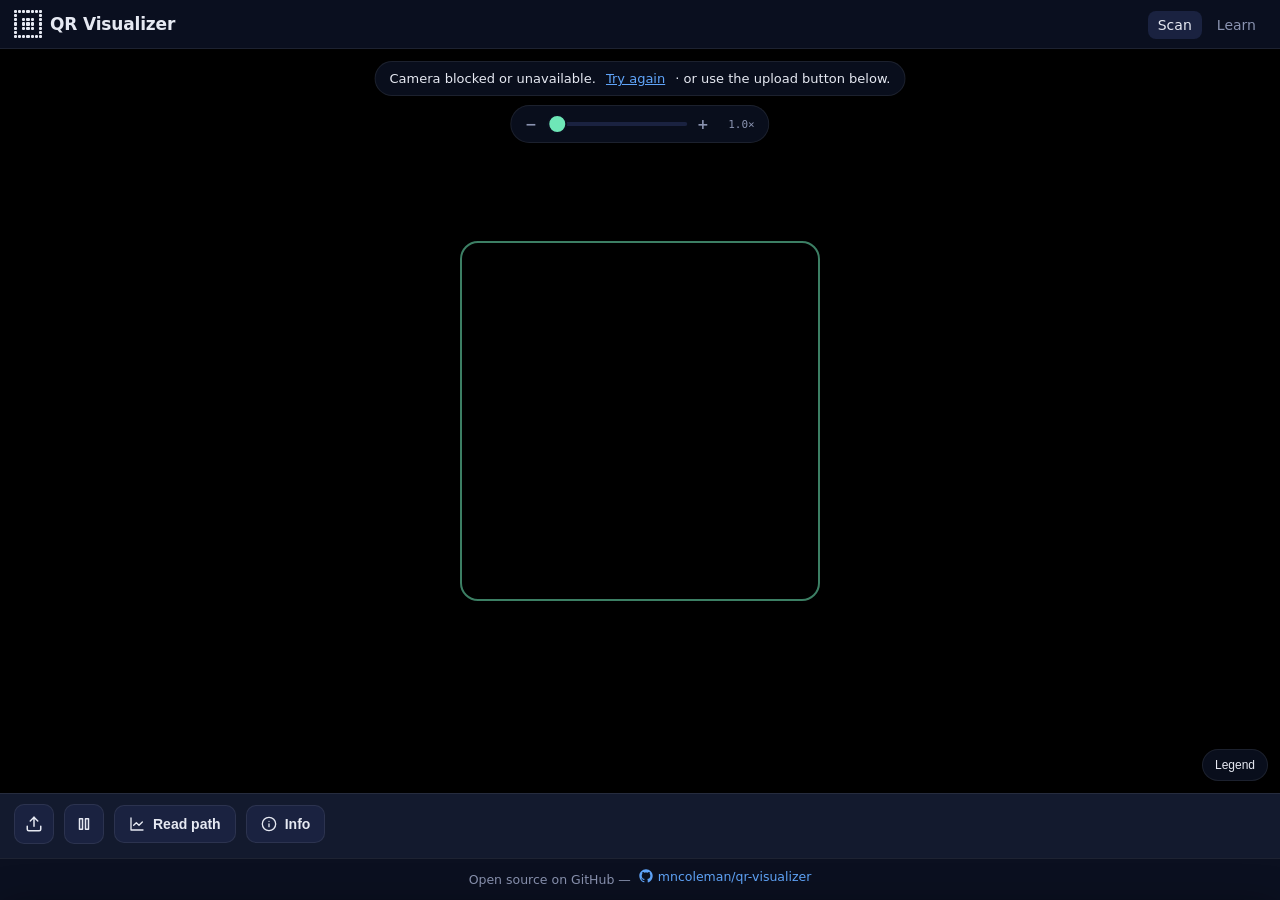
<file: index.html>
<!DOCTYPE html>
<html lang="en">
<head>
  <meta charset="UTF-8" />
  <meta http-equiv="Content-Security-Policy" content="default-src 'self'; script-src 'self'; style-src 'self' 'unsafe-inline'; img-src 'self' blob: data:; media-src 'self' blob:; worker-src 'self'; connect-src 'none'; frame-ancestors 'none'; base-uri 'self'; form-action 'none';" />
  <meta name="viewport" content="width=device-width, initial-scale=1, viewport-fit=cover, user-scalable=no" />
  <meta name="theme-color" content="#0b1020" />
  <meta name="apple-mobile-web-app-capable" content="yes" />
  <meta name="apple-mobile-web-app-status-bar-style" content="black-translucent" />
  <meta name="mobile-web-app-capable" content="yes" />
  <meta name="description" content="Point your camera at a QR code to see every section highlighted and explained — finder patterns, timing patterns, data, error correction, and more." />

  <title>QR Visualizer — see inside a QR code</title>
  <meta name="application-name" content="QR Visualizer" />
  <link rel="manifest" href="manifest.webmanifest" />
  <link rel="icon" href="icons/icon.svg" type="image/svg+xml" />
  <link rel="apple-touch-icon" href="icons/icon-192.png" />
  <link rel="stylesheet" href="css/styles.css" />
</head>
<body>
  <header>
    <a href="index.html" class="brand" style="text-decoration:none; color:inherit;">
      <span class="logo" aria-hidden="true">
        <!-- 7×7 stylized finder pattern logo -->
        <span></span><span></span><span></span><span></span><span></span><span></span><span></span>
        <span></span><span class="off"></span><span class="off"></span><span class="off"></span><span class="off"></span><span class="off"></span><span></span>
        <span></span><span class="off"></span><span></span><span></span><span></span><span class="off"></span><span></span>
        <span></span><span class="off"></span><span></span><span></span><span></span><span class="off"></span><span></span>
        <span></span><span class="off"></span><span></span><span></span><span></span><span class="off"></span><span></span>
        <span></span><span class="off"></span><span class="off"></span><span class="off"></span><span class="off"></span><span class="off"></span><span></span>
        <span></span><span></span><span></span><span></span><span></span><span></span><span></span>
      </span>
      QR Visualizer
    </a>
    <nav>
      <a href="index.html" class="active">Scan</a>
      <a href="learn.html">Learn</a>
    </nav>
  </header>

  <main>
    <div class="viewport">
      <div id="zoom-stage" class="zoom-stage">
        <video id="video" playsinline muted></video>
        <canvas id="capture"></canvas>
        <canvas id="overlay"></canvas>
      </div>
      <div class="reticle" aria-hidden="true"></div>
      <div id="status">Loading camera…</div>
      <div id="zoom-controls">
        <span class="zoom-label">−</span>
        <input id="zoom-slider" type="range" min="1" max="5" step="0.1" value="1" aria-label="Camera zoom" />
        <span class="zoom-label">+</span>
        <span id="zoom-readout">1.0×</span>
      </div>
      <button id="legend-btn" type="button" aria-label="Toggle color legend" aria-expanded="false">Legend</button>
      <div id="legend" role="region" aria-label="Color legend">
        <button id="legend-close" type="button" aria-label="Close legend">×</button>
        <div class="legend-item"><span class="legend-swatch" style="background:#f43f5e"></span>Finder pattern</div>
        <div class="legend-item"><span class="legend-swatch" style="background:#fbbf24"></span>Separator</div>
        <div class="legend-item"><span class="legend-swatch" style="background:#22c55e"></span>Timing pattern</div>
        <div class="legend-item"><span class="legend-swatch" style="background:#3b82f6"></span>Alignment pattern</div>
        <div class="legend-item"><span class="legend-swatch" style="background:#a855f7"></span>Format info</div>
        <div class="legend-item"><span class="legend-swatch" style="background:#ec4899"></span>Version info</div>
        <div class="legend-item"><span class="legend-swatch" style="background:#0ea5e9"></span>Dark module</div>
        <div class="legend-item"><span class="legend-swatch" style="background:#94a3b8"></span>Data + ECC</div>
      </div>
      <section id="scrubber" class="scrubber" hidden>
        <div class="scrubber-row">
          <button id="scrub-play" type="button" class="scrub-btn" aria-label="Play / pause read animation">▶</button>
          <input id="scrub-slider" type="range" min="0" max="100" value="0" step="1" aria-label="Read-path position" />
          <span id="scrub-readout" class="scrub-readout">byte 0 / 0</span>
        </div>
        <div id="scrub-info" class="scrub-info"></div>
      </section>
      <section id="summary" class="summary-drawer" hidden aria-expanded="false">
        <button id="summary-toggle" type="button" class="summary-handle" aria-label="Expand details">
          <span class="summary-peek"></span>
          <span class="summary-chevron" aria-hidden="true">⌃</span>
        </button>
        <div id="summary-rows" class="summary-rows"></div>
      </section>
    </div>

    <div class="controls">
      <label for="file-input" class="btn icon-btn" aria-label="Upload image" title="Upload an image">
        <svg width="18" height="18" viewBox="0 0 24 24" fill="none" stroke="currentColor" stroke-width="2" stroke-linecap="round" stroke-linejoin="round"><path d="M21 15v4a2 2 0 0 1-2 2H5a2 2 0 0 1-2-2v-4"></path><polyline points="17 8 12 3 7 8"></polyline><line x1="12" y1="3" x2="12" y2="15"></line></svg>
      </label>
      <input id="file-input" type="file" accept="image/*" capture="environment" hidden />
      <button id="freeze-btn" type="button" class="btn icon-btn" aria-pressed="false" aria-label="Freeze frame" title="Freeze">
        <svg id="freeze-icon" width="18" height="18" viewBox="0 0 24 24" fill="none" stroke="currentColor" stroke-width="2" stroke-linecap="round" stroke-linejoin="round"><rect x="6" y="5" width="4" height="14"/><rect x="14" y="5" width="4" height="14"/></svg>
      </button>
      <button id="readpath-btn" type="button" class="btn" aria-pressed="false" title="Show the order modules are read">
        <svg width="16" height="16" viewBox="0 0 24 24" fill="none" stroke="currentColor" stroke-width="2" stroke-linecap="round" stroke-linejoin="round"><path d="M3 3v18h18"></path><path d="M7 14l4-4 4 4 5-5"></path></svg>
        Read path
      </button>
      <button id="info-btn" type="button" class="btn" aria-pressed="false" title="Show decoded details">
        <svg width="16" height="16" viewBox="0 0 24 24" fill="none" stroke="currentColor" stroke-width="2" stroke-linecap="round" stroke-linejoin="round"><circle cx="12" cy="12" r="10"/><line x1="12" y1="16" x2="12" y2="12"/><line x1="12" y1="8" x2="12.01" y2="8"/></svg>
        Info
      </button>
      <button id="resume" type="button" class="btn primary" hidden>
        <svg width="16" height="16" viewBox="0 0 24 24" fill="none" stroke="currentColor" stroke-width="2" stroke-linecap="round" stroke-linejoin="round"><polyline points="1 4 1 10 7 10"></polyline><path d="M3.51 15a9 9 0 1 0 2.13-9.36L1 10"></path></svg>
        Camera
      </button>
    </div>
  </main>

  <footer class="site-footer">
    <span>Open source on GitHub —</span>
    <a href="https://github.com/mncoleman/qr-visualizer" target="_blank" rel="noopener noreferrer">
      <svg width="14" height="14" viewBox="0 0 24 24" fill="currentColor" aria-hidden="true"><path d="M12 .5C5.65.5.5 5.65.5 12c0 5.08 3.29 9.39 7.86 10.91.58.11.79-.25.79-.55 0-.27-.01-.99-.02-1.94-3.2.69-3.87-1.54-3.87-1.54-.52-1.33-1.28-1.69-1.28-1.69-1.05-.71.08-.7.08-.7 1.16.08 1.78 1.19 1.78 1.19 1.03 1.77 2.7 1.26 3.36.96.1-.75.4-1.26.73-1.55-2.55-.29-5.24-1.28-5.24-5.7 0-1.26.45-2.29 1.19-3.1-.12-.29-.52-1.46.11-3.04 0 0 .97-.31 3.18 1.18.92-.26 1.91-.39 2.89-.39.98 0 1.97.13 2.89.39 2.21-1.49 3.18-1.18 3.18-1.18.63 1.58.23 2.75.11 3.04.74.81 1.19 1.84 1.19 3.1 0 4.43-2.7 5.41-5.27 5.7.41.36.78 1.06.78 2.14 0 1.55-.01 2.8-.01 3.18 0 .31.21.67.8.55C20.21 21.38 23.5 17.08 23.5 12 23.5 5.65 18.35.5 12 .5z"/></svg>
      mncoleman/qr-visualizer
    </a>
  </footer>

  <aside id="sheet" class="sheet" role="dialog" aria-modal="false" aria-labelledby="sheet-title">
    <div class="sheet-grab" aria-hidden="true"></div>
    <button id="sheet-close" class="sheet-close" aria-label="Close">×</button>
    <h2 id="sheet-title"></h2>
    <p id="sheet-short" class="short"></p>
    <p id="sheet-body" class="body"></p>
    <p style="margin: 4px 0 0;"><a href="learn.html" class="link">Read the full guide →</a></p>
  </aside>

  <script src="js/jsQR.js"></script>
  <script type="module" src="js/app.js"></script>
</body>
</html>
</file>
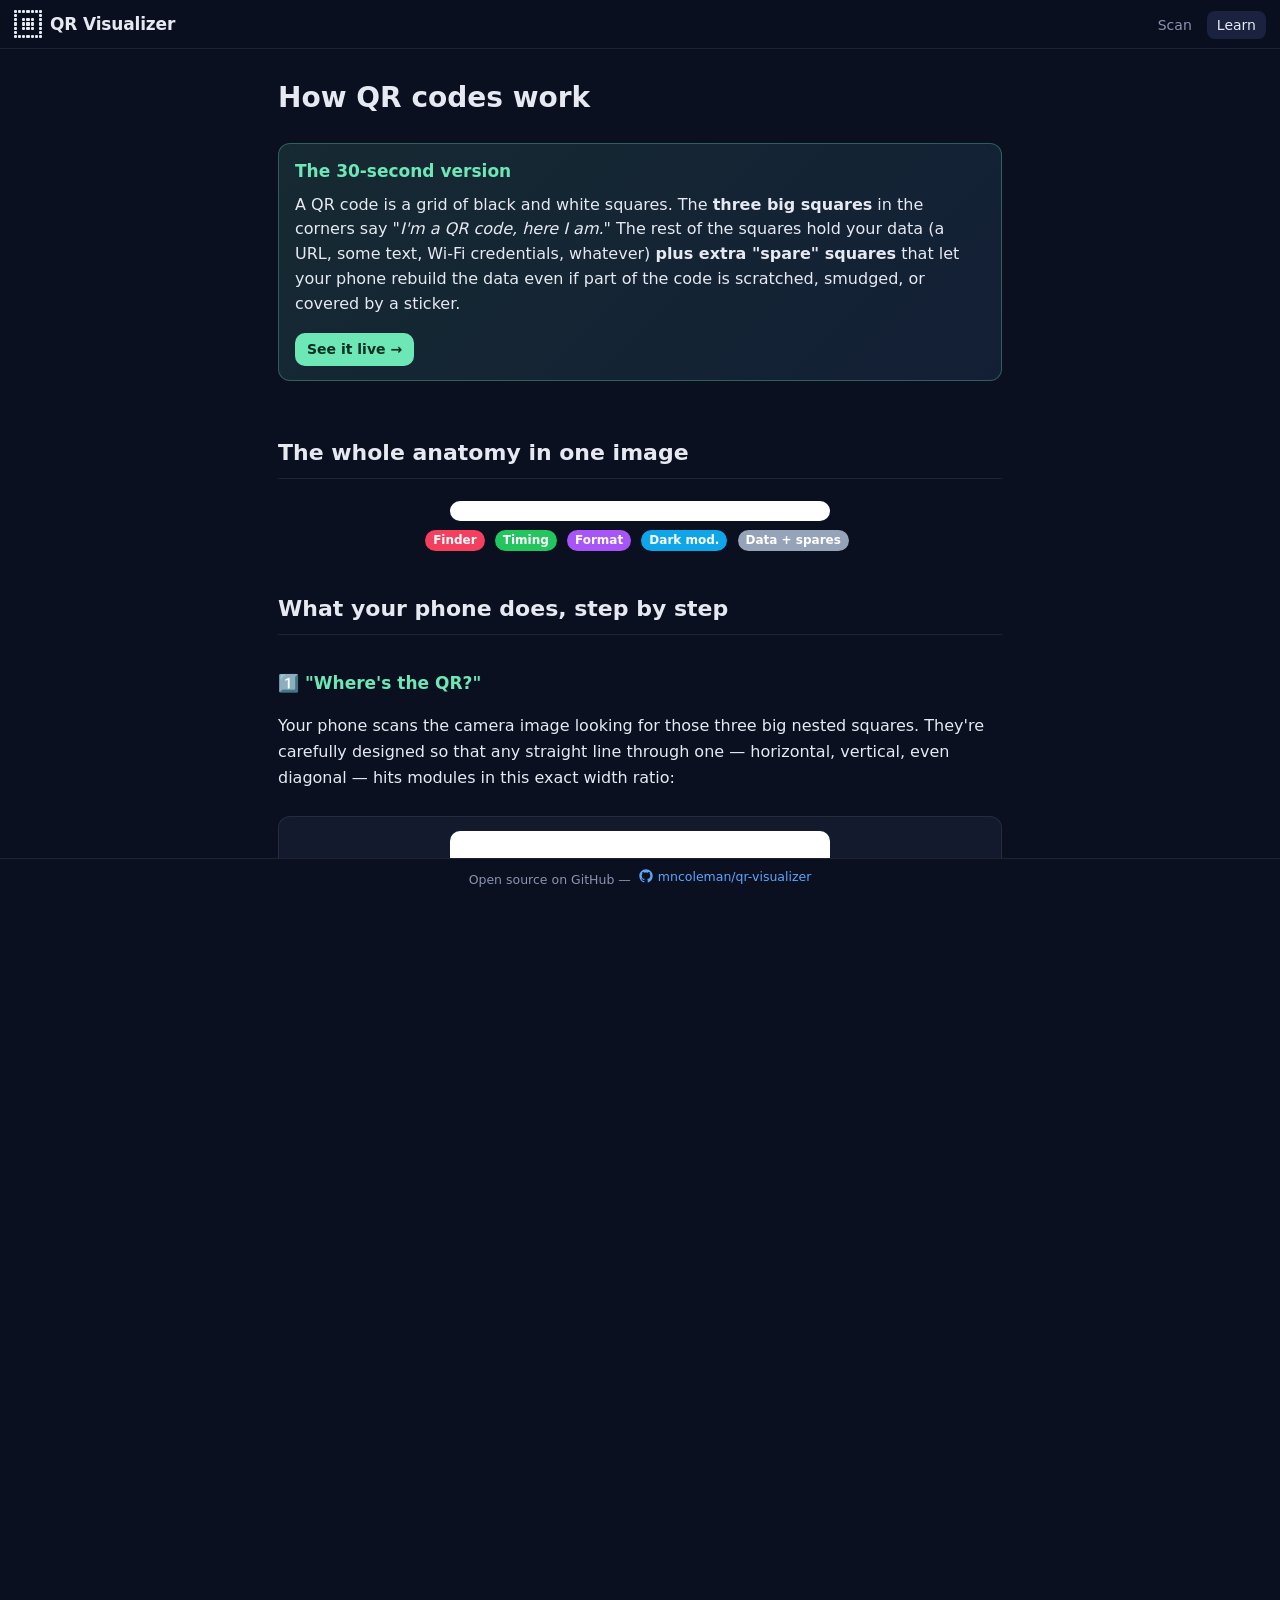
<file: learn.html>
<!DOCTYPE html>
<html lang="en">
<head>
  <meta charset="UTF-8" />
  <meta http-equiv="Content-Security-Policy" content="default-src 'self'; script-src 'self'; style-src 'self' 'unsafe-inline'; img-src 'self' blob: data:; worker-src 'self'; connect-src 'none'; frame-ancestors 'none'; base-uri 'self'; form-action 'none';" />
  <meta name="viewport" content="width=device-width, initial-scale=1, viewport-fit=cover" />
  <meta name="theme-color" content="#0b1020" />
  <title>How QR codes work — QR Visualizer</title>
  <link rel="manifest" href="manifest.webmanifest" />
  <link rel="icon" href="icons/icon.svg" type="image/svg+xml" />
  <link rel="stylesheet" href="css/styles.css" />
</head>
<body>
  <header>
    <a href="index.html" class="brand" style="text-decoration:none; color:inherit;">
      <span class="logo" aria-hidden="true">
        <span></span><span></span><span></span><span></span><span></span><span></span><span></span>
        <span></span><span class="off"></span><span class="off"></span><span class="off"></span><span class="off"></span><span class="off"></span><span></span>
        <span></span><span class="off"></span><span></span><span></span><span></span><span class="off"></span><span></span>
        <span></span><span class="off"></span><span></span><span></span><span></span><span class="off"></span><span></span>
        <span></span><span class="off"></span><span></span><span></span><span></span><span class="off"></span><span></span>
        <span></span><span class="off"></span><span class="off"></span><span class="off"></span><span class="off"></span><span class="off"></span><span></span>
        <span></span><span></span><span></span><span></span><span></span><span></span><span></span>
      </span>
      QR Visualizer
    </a>
    <nav>
      <a href="index.html">Scan</a>
      <a href="learn.html" class="active">Learn</a>
    </nav>
  </header>

  <main class="learn-wrap">
    <h1>How QR codes work</h1>

    <div class="tldr">
      <h3 style="margin-top:0">The 30-second version</h3>
      <p style="margin:0">
        A QR code is a grid of black and white squares. The <strong>three big squares</strong> in the corners say "<em>I'm a QR code, here I am.</em>"
        The rest of the squares hold your data (a URL, some text, Wi-Fi credentials, whatever) <strong>plus extra "spare" squares</strong> that
        let your phone rebuild the data even if part of the code is scratched, smudged, or covered by a sticker.
      </p>
      <p style="margin:8px 0 0">
        <a href="index.html" class="cta" style="padding:6px 12px; font-size:14px;">See it live →</a>
      </p>
    </div>

    <h2>The whole anatomy in one image</h2>

    <svg class="qr-diagram" viewBox="0 0 21 21" xmlns="http://www.w3.org/2000/svg" aria-label="Anatomy of a QR code">
      <rect width="21" height="21" fill="white"/>
      <!-- TL finder -->
      <g fill="#f43f5e" opacity="0.6"><rect x="0" y="0" width="7" height="7"/></g>
      <g fill="white"><rect x="1" y="1" width="5" height="5"/></g>
      <g fill="#f43f5e" opacity="0.85"><rect x="2" y="2" width="3" height="3"/></g>
      <!-- TR finder -->
      <g fill="#f43f5e" opacity="0.6"><rect x="14" y="0" width="7" height="7"/></g>
      <g fill="white"><rect x="15" y="1" width="5" height="5"/></g>
      <g fill="#f43f5e" opacity="0.85"><rect x="16" y="2" width="3" height="3"/></g>
      <!-- BL finder -->
      <g fill="#f43f5e" opacity="0.6"><rect x="0" y="14" width="7" height="7"/></g>
      <g fill="white"><rect x="1" y="15" width="5" height="5"/></g>
      <g fill="#f43f5e" opacity="0.85"><rect x="2" y="16" width="3" height="3"/></g>
      <!-- Timing -->
      <g fill="#22c55e">
        <rect x="8" y="6" width="1" height="1"/><rect x="10" y="6" width="1" height="1"/><rect x="12" y="6" width="1" height="1"/>
        <rect x="6" y="8" width="1" height="1"/><rect x="6" y="10" width="1" height="1"/><rect x="6" y="12" width="1" height="1"/>
      </g>
      <!-- Format info -->
      <g fill="#a855f7" opacity="0.65">
        <rect x="0" y="8" width="6" height="1"/>
        <rect x="7" y="8" width="2" height="1"/>
        <rect x="8" y="0" width="1" height="6"/>
        <rect x="8" y="7" width="1" height="1"/>
        <rect x="13" y="8" width="8" height="1"/>
        <rect x="8" y="13" width="1" height="8"/>
      </g>
      <!-- Dark module -->
      <rect x="8" y="13" width="1" height="1" fill="#0ea5e9"/>
      <!-- Data fill -->
      <g fill="#94a3b8" opacity="0.45">
        <rect x="9" y="9" width="4" height="4"/>
        <rect x="9" y="14" width="4" height="4"/>
        <rect x="14" y="9" width="4" height="4"/>
        <rect x="14" y="14" width="4" height="4"/>
        <rect x="14" y="19" width="4" height="2"/>
      </g>
    </svg>
    <p style="text-align:center; color:var(--muted); font-size:13px; margin-top:-4px;">
      <span class="tag" style="background:#f43f5e;color:white">Finder</span>
      <span class="tag" style="background:#22c55e;color:white">Timing</span>
      <span class="tag" style="background:#a855f7;color:white">Format</span>
      <span class="tag" style="background:#0ea5e9;color:white">Dark mod.</span>
      <span class="tag" style="background:#94a3b8;color:white">Data + spares</span>
    </p>

    <h2>What your phone does, step by step</h2>

    <h3>1️⃣ "Where's the QR?"</h3>
    <p>
      Your phone scans the camera image looking for those three big nested squares. They're carefully designed so that
      any straight line through one — horizontal, vertical, even diagonal — hits modules in this exact width ratio:
    </p>

    <figure class="fig">
      <svg class="qr-diagram" viewBox="0 0 200 110" xmlns="http://www.w3.org/2000/svg" aria-label="Finder pattern ratio 1:1:3:1:1">
        <g transform="translate(10,10)">
          <rect width="70" height="70" fill="#0b1020"/>
          <rect x="10" y="10" width="50" height="50" fill="white"/>
          <rect x="20" y="20" width="30" height="30" fill="#0b1020"/>
        </g>
        <line x1="0" y1="45" x2="200" y2="45" stroke="#f43f5e" stroke-width="0.6" stroke-dasharray="3 2"/>
        <g font-family="ui-monospace, monospace" font-size="6" fill="#0b1020">
          <rect x="100" y="35" width="10" height="20" fill="#0b1020"/>
          <rect x="110" y="35" width="10" height="20" fill="white" stroke="#94a3b8" stroke-width="0.4"/>
          <rect x="120" y="35" width="30" height="20" fill="#0b1020"/>
          <rect x="150" y="35" width="10" height="20" fill="white" stroke="#94a3b8" stroke-width="0.4"/>
          <rect x="160" y="35" width="10" height="20" fill="#0b1020"/>
          <text x="105" y="68" text-anchor="middle" fill="#0b1020">1</text>
          <text x="115" y="68" text-anchor="middle" fill="#0b1020">1</text>
          <text x="135" y="68" text-anchor="middle" fill="#0b1020">3</text>
          <text x="155" y="68" text-anchor="middle" fill="#0b1020">1</text>
          <text x="165" y="68" text-anchor="middle" fill="#0b1020">1</text>
          <text x="135" y="80" text-anchor="middle" fill="#f43f5e" font-weight="bold">1 : 1 : 3 : 1 : 1</text>
          <text x="135" y="92" text-anchor="middle" fill="#0b1020">dark : light : dark : light : dark</text>
        </g>
      </svg>
      <figcaption>That ratio almost never happens by accident in regular photos, so a finder is easy to spot — even rotated, tilted, or partly hidden.</figcaption>
    </figure>

    <h3>2️⃣ "Which way is up?"</h3>
    <p>
      Notice there are only <strong>three</strong> finders, not four. The missing fourth corner (bottom-right) tells your phone the orientation —
      it doesn't matter if you hold the QR upside-down or sideways.
    </p>

    <h3>3️⃣ "How big is the grid?"</h3>
    <p>
      Between the top-left and top-right finder, there's a single dotted line of alternating black and white squares. That's the
      <strong>timing pattern</strong> — it's basically a ruler. Counting the alternations tells your phone exactly how many squares wide the grid is.
    </p>

    <figure class="fig">
      <svg class="qr-diagram" viewBox="0 0 210 80" xmlns="http://www.w3.org/2000/svg" aria-label="Timing pattern is an alternating black/white strip">
        <g transform="translate(5,30)">
          <rect x="0"  y="0" width="10" height="10" fill="#0b1020"/>
          <rect x="10" y="0" width="10" height="10" fill="white" stroke="#94a3b8" stroke-width="0.3"/>
          <rect x="20" y="0" width="10" height="10" fill="#0b1020"/>
          <rect x="30" y="0" width="10" height="10" fill="white" stroke="#94a3b8" stroke-width="0.3"/>
          <rect x="40" y="0" width="10" height="10" fill="#0b1020"/>
          <rect x="50" y="0" width="10" height="10" fill="white" stroke="#94a3b8" stroke-width="0.3"/>
          <rect x="60" y="0" width="10" height="10" fill="#0b1020"/>
          <rect x="70" y="0" width="10" height="10" fill="white" stroke="#94a3b8" stroke-width="0.3"/>
          <rect x="80" y="0" width="10" height="10" fill="#0b1020"/>
          <rect x="90" y="0" width="10" height="10" fill="white" stroke="#94a3b8" stroke-width="0.3"/>
          <rect x="100" y="0" width="10" height="10" fill="#0b1020"/>
          <rect x="110" y="0" width="10" height="10" fill="white" stroke="#94a3b8" stroke-width="0.3"/>
          <rect x="120" y="0" width="10" height="10" fill="#0b1020"/>
          <rect x="130" y="0" width="10" height="10" fill="white" stroke="#94a3b8" stroke-width="0.3"/>
          <rect x="140" y="0" width="10" height="10" fill="#0b1020"/>
          <rect x="150" y="0" width="10" height="10" fill="white" stroke="#94a3b8" stroke-width="0.3"/>
          <rect x="160" y="0" width="10" height="10" fill="#0b1020"/>
          <rect x="170" y="0" width="10" height="10" fill="white" stroke="#94a3b8" stroke-width="0.3"/>
          <rect x="180" y="0" width="10" height="10" fill="#0b1020"/>
          <rect x="190" y="0" width="10" height="10" fill="white" stroke="#94a3b8" stroke-width="0.3"/>
        </g>
      </svg>
      <figcaption>Count the alternations → know the version → know the grid size.</figcaption>
    </figure>

    <p>
      QR codes come in 40 sizes ("versions"). V1 is 21×21 squares; V40 is 177×177. Each version up adds 4 squares per side.
      The more data you need to store, the higher the version.
    </p>

    <h3>4️⃣ "Read the rulebook"</h3>
    <p>
      Next, your phone reads a small 15-bit strip wrapped around the top-left finder (and a redundant copy along the top-right and bottom-left edges).
      That strip — the <strong>format info</strong> — tells your phone just two things:
    </p>
    <ul>
      <li><strong>How much damage protection</strong> this code has (4 levels — L, M, Q, H — see below)</li>
      <li><strong>Which "scrambling pattern"</strong> was applied to the data (1 of 8)</li>
    </ul>
    <p>Both copies of the strip are checksummed so that even if one is half-destroyed, your phone can recover the right values.</p>

    <h3>5️⃣ "Unscramble"</h3>
    <p>
      Before the QR was printed, the data was deliberately scrambled with one of 8 fixed patterns. Why? Because without scrambling,
      certain content (like an all-zeros payload) would produce a QR with huge black or white blobs — or, worse, accidentally
      contain something that looks like a finder pattern. The scrambling spreads the dark and light squares out evenly.
    </p>

    <figure class="fig">
      <svg class="qr-diagram" viewBox="0 0 260 130" xmlns="http://www.w3.org/2000/svg" aria-label="The 8 QR mask patterns">
        <g id="masks"></g>
      </svg>
      <figcaption>The 8 scrambling patterns. The encoder tries all of them and keeps whichever produces the most visually-balanced result. To unscramble, your phone applies the same pattern again — XOR is its own inverse.</figcaption>
    </figure>

    <h3>6️⃣ "Read the data, byte by byte"</h3>
    <p>
      Now the fun part. Every square that isn't a finder, timing, format, or alignment pattern is <strong>data</strong>.
      Squares are read in groups of 8 — that's one byte. Reading order: <strong>start at the bottom-right corner</strong> and snake
      up and down in two-column-wide zig-zags:
    </p>

    <figure class="fig">
      <svg class="qr-diagram" viewBox="0 0 300 320" xmlns="http://www.w3.org/2000/svg" aria-label="Byte-group reading order on a Version 2 QR">
        <g id="byte-groups"></g>
      </svg>
      <figcaption>
        Every outlined block is one byte (8 squares). Bytes are numbered in reading order. The first byte is the <strong>encoding mode</strong>
        (URL? digits? Japanese?). The second is the <strong>length</strong>. Then the actual content. Then a bunch of <strong>error-correction
        spares</strong> at the end. Grey areas are skipped — those are the finders, timing, format, alignment, and dark module.
      </figcaption>
    </figure>

    <h3>7️⃣ "Heal any damage"</h3>
    <p>
      The last bytes of the QR aren't your content — they're <strong>error-correction bytes</strong>, generated by Reed-Solomon math.
      It's the same algorithm CDs and the Voyager probes used to recover data through scratches and cosmic noise.
    </p>
    <p>
      If some squares are smudged, scratched, covered by a logo, or wrong, your phone uses the spares to figure out what they
      <em>should</em> have been. Up to ~30% of the code can be damaged and the data still recovers cleanly.
    </p>

    <h2>That's it. That's the whole trick.</h2>
    <p>
      The rest is detail. Big QR codes get extra <strong>alignment patterns</strong> (small 5×5 markers throughout the grid) so your phone
      can correct for the code being on a curved surface or photographed at an angle. Versions 7 and up also include an explicit
      <strong>version block</strong>. And every QR is supposed to have a 4-square-wide white margin (the <strong>quiet zone</strong>) so
      it doesn't get confused with surrounding artwork.
    </p>

    <h2>Quick reference</h2>

    <h3>Error correction levels</h3>
    <table class="ref-table">
      <tr><th>Level</th><th>Recoverable</th><th>When to use</th></tr>
      <tr><td><strong>L</strong></td><td>~7%</td><td>Clean prints, smallest QR you can get</td></tr>
      <tr><td><strong>M</strong></td><td>~15%</td><td>Default for most uses</td></tr>
      <tr><td><strong>Q</strong></td><td>~25%</td><td>Outdoor, business cards</td></tr>
      <tr><td><strong>H</strong></td><td>~30%</td><td>Rough conditions; lets you overlay a logo without breaking the code</td></tr>
    </table>

    <h3>Encoding modes</h3>
    <table class="ref-table">
      <tr><th>Mode</th><th>What it stores</th><th>Efficiency</th></tr>
      <tr><td><strong>Numeric</strong></td><td>Digits 0–9</td><td>10 bits per 3 digits — most compact</td></tr>
      <tr><td><strong>Alphanumeric</strong></td><td>0–9, A–Z, space, <code>$%*+-./:</code></td><td>11 bits per 2 characters</td></tr>
      <tr><td><strong>Byte</strong></td><td>Any byte (URLs, UTF-8 text…)</td><td>8 bits per byte — most flexible</td></tr>
      <tr><td><strong>Kanji</strong></td><td>Japanese (Shift-JIS)</td><td>13 bits per character</td></tr>
    </table>
    <p>A single QR can mix modes — it just switches with a fresh mode indicator and length count between sections.</p>

    <h3>QR size by version</h3>
    <p>The grid is <code>17 + 4 × version</code> squares per side.</p>
    <ul>
      <li>V1 → 21×21</li>
      <li>V2 → 25×25</li>
      <li>V10 → 57×57</li>
      <li>V40 → 177×177 (the biggest)</li>
    </ul>

    <h2>Try it for yourself</h2>
    <p>
      <a href="index.html" class="cta">Open the scanner — see every section on a real QR</a>
    </p>

    <h2>Want to go deeper?</h2>
    <ul>
      <li><a href="https://en.wikipedia.org/wiki/QR_code" target="_blank" rel="noopener">Wikipedia: QR code</a> — the great overview, including the annotated diagram this page was inspired by.</li>
      <li><a href="https://www.thonky.com/qr-code-tutorial/" target="_blank" rel="noopener">Thonky's QR Code Tutorial</a> — gentle, illustrated, end-to-end walkthrough of how to build one by hand.</li>
      <li><a href="https://www.nayuki.io/page/creating-a-qr-code-step-by-step" target="_blank" rel="noopener">Nayuki's step-by-step QR builder</a> — interactive encoder you can play with.</li>
      <li>ISO/IEC 18004 — the official spec, if you want the gory math.</li>
    </ul>
  </main>

  <footer class="site-footer">
    <span>Open source on GitHub —</span>
    <a href="https://github.com/mncoleman/qr-visualizer" target="_blank" rel="noopener noreferrer">
      <svg width="14" height="14" viewBox="0 0 24 24" fill="currentColor" aria-hidden="true"><path d="M12 .5C5.65.5.5 5.65.5 12c0 5.08 3.29 9.39 7.86 10.91.58.11.79-.25.79-.55 0-.27-.01-.99-.02-1.94-3.2.69-3.87-1.54-3.87-1.54-.52-1.33-1.28-1.69-1.28-1.69-1.05-.71.08-.7.08-.7 1.16.08 1.78 1.19 1.78 1.19 1.03 1.77 2.7 1.26 3.36.96.1-.75.4-1.26.73-1.55-2.55-.29-5.24-1.28-5.24-5.7 0-1.26.45-2.29 1.19-3.1-.12-.29-.52-1.46.11-3.04 0 0 .97-.31 3.18 1.18.92-.26 1.91-.39 2.89-.39.98 0 1.97.13 2.89.39 2.21-1.49 3.18-1.18 3.18-1.18.63 1.58.23 2.75.11 3.04.74.81 1.19 1.84 1.19 3.1 0 4.43-2.7 5.41-5.27 5.7.41.36.78 1.06.78 2.14 0 1.55-.01 2.8-.01 3.18 0 .31.21.67.8.55C20.21 21.38 23.5 17.08 23.5 12 23.5 5.65 18.35.5 12 .5z"/></svg>
      mncoleman/qr-visualizer
    </a>
  </footer>

  <script type="module" src="js/learn.js"></script>
</body>
</html>
</file>
<file: css/styles.css>
:root {
  --bg: #0b1020;
  --bg-elev: #131a2e;
  --surface: #1a2240;
  --text: #e6e9f2;
  --muted: #8a93b0;
  --accent: #6ee7b7;
  --accent-2: #60a5fa;
  --border: rgba(255, 255, 255, 0.08);
  --shadow: 0 12px 40px rgba(0, 0, 0, 0.5);

  --c-finder: #f43f5e;
  --c-separator: #fbbf24;
  --c-timing: #22c55e;
  --c-alignment: #3b82f6;
  --c-format: #a855f7;
  --c-version: #ec4899;
  --c-dark: #0ea5e9;
  --c-data: #94a3b8;
}

* { box-sizing: border-box; }

html, body {
  margin: 0;
  padding: 0;
  background: var(--bg);
  color: var(--text);
  font-family: -apple-system, BlinkMacSystemFont, "Segoe UI", system-ui, sans-serif;
  -webkit-font-smoothing: antialiased;
  height: 100%;
  overflow-x: hidden;
  overscroll-behavior-y: contain;
}

body { min-height: 100vh; min-height: 100dvh; display: flex; flex-direction: column; }

header {
  padding: max(10px, env(safe-area-inset-top)) 14px 10px;
  display: flex;
  align-items: center;
  justify-content: space-between;
  gap: 8px;
  border-bottom: 1px solid var(--border);
  background: rgba(11, 16, 32, 0.85);
  backdrop-filter: blur(10px);
  position: sticky;
  top: 0;
  z-index: 10;
}
header .brand {
  display: flex;
  align-items: center;
  gap: 8px;
  font-weight: 700;
  font-size: 17px;
  letter-spacing: -0.01em;
}
header .brand .logo {
  width: 28px; height: 28px;
  display: grid;
  grid-template: repeat(7, 1fr) / repeat(7, 1fr);
  gap: 1px;
}
header .brand .logo span { background: var(--text); border-radius: 1px; }
header .brand .logo span.off { background: transparent; }
header nav a {
  color: var(--muted);
  text-decoration: none;
  font-size: 14px;
  padding: 6px 10px;
  border-radius: 8px;
}
header nav a:hover, header nav a.active { color: var(--text); background: var(--surface); }

main {
  flex: 1;
  display: flex;
  flex-direction: column;
  min-height: 0;
}

.viewport {
  position: relative;
  flex: 1;
  min-height: 0;
  background: #000;
  overflow: hidden;
  display: flex;
  align-items: center;
  justify-content: center;
}
.zoom-stage {
  position: absolute;
  inset: 0;
  transform-origin: 50% 50%;
  transform: scale(var(--zoom, 1));
  transition: transform 0.08s ease-out;
  will-change: transform;
}
#video, #capture, #overlay {
  display: block;
  width: 100%;
  height: 100%;
  object-fit: contain;
}
#capture {
  position: absolute;
  inset: 0;
  display: none;
}
#overlay {
  position: absolute;
  inset: 0;
  pointer-events: auto;
  cursor: pointer;
  z-index: 2;
  touch-action: manipulation;
  -webkit-tap-highlight-color: rgba(110, 231, 183, 0.25);
}

#status {
  position: absolute;
  top: 12px;
  left: 50%;
  transform: translateX(-50%);
  background: rgba(11, 16, 32, 0.88);
  color: var(--text);
  font-size: 13px;
  padding: 8px 14px;
  border-radius: 999px;
  border: 1px solid var(--border);
  z-index: 5;
  text-align: center;
  max-width: calc(100% - 24px);
}

.viewport .reticle {
  position: absolute;
  width: min(70vmin, 360px);
  height: min(70vmin, 360px);
  border: 2px solid rgba(110, 231, 183, 0.55);
  border-radius: 18px;
  pointer-events: none;
  box-shadow: 0 0 0 9999px rgba(0, 0, 0, 0.18);
}
/* Hide reticle when a QR is being tracked */
.tracking .viewport .reticle { display: none; }

.controls {
  display: flex;
  align-items: center;
  gap: 10px;
  padding: 10px 14px max(14px, env(safe-area-inset-bottom));
  background: var(--bg-elev);
  border-top: 1px solid var(--border);
}
.btn {
  border: 1px solid var(--border);
  background: var(--surface);
  color: var(--text);
  padding: 10px 14px;
  border-radius: 10px;
  font-size: 14px;
  font-weight: 600;
  cursor: pointer;
  display: inline-flex;
  align-items: center;
  gap: 8px;
  -webkit-tap-highlight-color: transparent;
}
.btn:hover { background: #232c52; }
.btn.primary { background: var(--accent); color: #062e21; border-color: transparent; }
.btn.primary:hover { background: #86efac; }
.btn[aria-pressed="true"] {
  background: var(--accent);
  color: #062e21;
  border-color: transparent;
}
.btn.icon-btn {
  padding: 10px;
  width: 40px;
  justify-content: center;
}
.controls {
  overflow-x: auto;
  -webkit-overflow-scrolling: touch;
  scrollbar-width: none;
}
.controls::-webkit-scrollbar { display: none; }

#zoom-controls {
  position: absolute;
  top: 56px;
  left: 50%;
  transform: translateX(-50%);
  display: flex;
  align-items: center;
  gap: 10px;
  background: rgba(11, 16, 32, 0.88);
  border: 1px solid var(--border);
  border-radius: 999px;
  padding: 6px 14px;
  z-index: 6;
  max-width: 80vw;
}
#zoom-slider {
  flex: 1;
  min-width: 140px;
  height: 24px;
  -webkit-appearance: none;
  appearance: none;
  background: transparent;
  margin: 0;
}
#zoom-slider::-webkit-slider-runnable-track {
  height: 4px;
  background: var(--surface);
  border-radius: 3px;
}
#zoom-slider::-moz-range-track {
  height: 4px;
  background: var(--surface);
  border-radius: 3px;
}
#zoom-slider::-webkit-slider-thumb {
  -webkit-appearance: none;
  width: 20px; height: 20px;
  border-radius: 50%;
  background: var(--accent);
  border: 2px solid var(--bg);
  margin-top: -8px;
  cursor: pointer;
}
#zoom-slider::-moz-range-thumb {
  width: 18px; height: 18px;
  border-radius: 50%;
  background: var(--accent);
  border: 2px solid var(--bg);
  cursor: pointer;
}
.zoom-label {
  font-size: 14px;
  font-weight: 700;
  color: var(--muted);
  line-height: 1;
  user-select: none;
}
#zoom-readout {
  font-size: 11px;
  color: var(--muted);
  font-family: ui-monospace, Menlo, monospace;
  min-width: 36px;
  text-align: right;
}

/* --- Read-path scrubber (appears when Read path is on) --- */
.scrubber {
  position: absolute;
  left: 12px;
  right: 12px;
  bottom: 12px;
  z-index: 7;
  background: rgba(11, 16, 32, 0.94);
  backdrop-filter: blur(8px);
  border: 1px solid var(--border);
  border-radius: 14px;
  padding: 10px 12px;
  box-shadow: 0 10px 30px rgba(0, 0, 0, 0.5);
  max-height: 50%;
  overflow-y: auto;
  pointer-events: auto;
}
.scrubber[hidden] { display: none; }
.scrubber-row {
  display: flex;
  align-items: center;
  gap: 10px;
}
.scrub-btn {
  width: 36px; height: 36px;
  border-radius: 50%;
  background: var(--accent);
  color: #062e21;
  border: none;
  font-size: 14px;
  cursor: pointer;
  flex-shrink: 0;
  display: flex;
  align-items: center;
  justify-content: center;
}
#scrub-slider {
  flex: 1;
  height: 24px;
  -webkit-appearance: none;
  appearance: none;
  background: transparent;
}
#scrub-slider::-webkit-slider-runnable-track { height: 4px; background: var(--surface); border-radius: 3px; }
#scrub-slider::-moz-range-track { height: 4px; background: var(--surface); border-radius: 3px; }
#scrub-slider::-webkit-slider-thumb {
  -webkit-appearance: none;
  width: 18px; height: 18px;
  border-radius: 50%;
  background: var(--accent);
  border: 2px solid var(--bg);
  margin-top: -7px;
  cursor: pointer;
}
#scrub-slider::-moz-range-thumb {
  width: 18px; height: 18px;
  border-radius: 50%;
  background: var(--accent);
  border: 2px solid var(--bg);
  cursor: pointer;
}
.scrub-readout {
  font-family: ui-monospace, Menlo, monospace;
  font-size: 11.5px;
  color: var(--muted);
  white-space: nowrap;
}
.scrub-info {
  margin-top: 10px;
  font-size: 13px;
  line-height: 1.5;
  display: grid;
  gap: 6px;
}
.scrub-info .si-row {
  display: grid;
  grid-template-columns: 86px 1fr;
  gap: 10px;
}
.scrub-info .si-label {
  color: var(--muted);
  font-size: 11px;
  text-transform: uppercase;
  letter-spacing: 0.04em;
  padding-top: 1px;
}
.scrub-info .si-val { color: var(--text); word-break: break-all; }
.scrub-info .si-val .mono { font-family: ui-monospace, Menlo, monospace; font-size: 12.5px; }
.scrub-info .section-pill {
  display: inline-block;
  font-size: 11px;
  font-weight: 700;
  padding: 2px 8px;
  border-radius: 999px;
  text-transform: uppercase;
  letter-spacing: 0.04em;
}
.section-pill.mode { background: #fbbf24; color: #1a1500; }
.section-pill.length { background: #fb923c; color: #2a1300; }
.section-pill.content { background: #6ee7b7; color: #062e21; }
.section-pill.terminator { background: #94a3b8; color: #0b1020; }
.section-pill.padding { background: #64748b; color: #f8fafc; }
.section-pill.ecc { background: #ef4444; color: #2b0606; }
.scrub-bits .bit {
  display: inline-block;
  width: 16px;
  height: 18px;
  text-align: center;
  margin: 0 1px;
  border-radius: 3px;
  font-family: ui-monospace, Menlo, monospace;
  font-size: 11px;
  font-weight: 700;
  line-height: 18px;
  background: var(--surface);
  color: var(--muted);
}
.scrub-bits .bit.on { background: #0b1020; color: #6ee7b7; border: 1px solid #6ee7b7; }
.scrub-bits .bit.now { box-shadow: 0 0 0 2px var(--accent); transform: scale(1.15); }
.btn.ghost { background: transparent; }
.btn[hidden] { display: none; }
.spacer { flex: 1; }
.link { background: none; border: none; color: var(--accent-2); text-decoration: underline; cursor: pointer; font: inherit; }

/* --- Summary drawer (overlays bottom of camera viewport) --- */
/* Collapsed: only the handle pill captures clicks; rest is click-through transparent.
   Expanded: full drawer with backdrop blur slides up. */
.summary-drawer {
  position: absolute;
  left: 0; right: 0; bottom: 0;
  z-index: 7;
  display: none;
  flex-direction: column;
  background: transparent;
  pointer-events: none;
  padding: 0;
  max-height: 75%;
  transition: background 0.2s ease, padding 0.2s ease;
}
body.show-info .summary-drawer:not([hidden]) { display: flex; }
.summary-drawer[hidden] { display: none !important; }
.summary-handle {
  pointer-events: auto;
  display: inline-flex;
  align-items: center;
  gap: 10px;
  background: rgba(15, 21, 48, 0.92);
  border: 1px solid var(--border);
  color: var(--text);
  padding: 8px 14px 8px 16px;
  cursor: pointer;
  font: inherit;
  text-align: left;
  align-self: center;
  margin: 0 auto 10px;
  border-radius: 999px;
  max-width: calc(100% - 24px);
  box-shadow: 0 6px 18px rgba(0, 0, 0, 0.4);
  backdrop-filter: blur(8px);
}
.summary-peek {
  font-size: 13.5px;
  color: var(--text);
  overflow: hidden;
  text-overflow: ellipsis;
  white-space: nowrap;
  max-width: 60vw;
}
.summary-peek .peek-kind {
  color: var(--accent);
  font-weight: 700;
  margin-right: 6px;
  text-transform: uppercase;
  font-size: 11px;
  letter-spacing: 0.04em;
}
.summary-chevron {
  color: var(--muted);
  font-size: 16px;
  font-weight: 700;
  transform: rotate(180deg);
  transition: transform 0.2s ease;
  flex-shrink: 0;
}
.summary-rows {
  display: none;
  pointer-events: auto;
  background: var(--bg-elev);
  border-top: 1px solid var(--border);
  border-radius: 18px 18px 0 0;
  overflow-y: auto;
  padding: 14px 14px calc(14px + env(safe-area-inset-bottom));
  gap: 12px;
  font-size: 14px;
  box-shadow: 0 -20px 60px rgba(0, 0, 0, 0.55);
}
.summary-drawer[aria-expanded="true"] .summary-handle {
  margin-bottom: 0;
  border-radius: 12px 12px 0 0;
  background: rgba(19, 26, 46, 0.96);
}
.summary-drawer[aria-expanded="true"] .summary-chevron { transform: rotate(0deg); }
.summary-drawer[aria-expanded="true"] .summary-rows { display: grid; }
.summary-row {
  display: grid;
  grid-template-columns: 120px 1fr;
  gap: 18px;
  align-items: start;
}
.summary-label {
  color: var(--muted);
  font-size: 11.5px;
  text-transform: uppercase;
  letter-spacing: 0.05em;
  padding-top: 2px;
  display: inline-flex;
  align-items: center;
  gap: 6px;
  flex-wrap: wrap;
  white-space: normal;
  line-height: 1.25;
}
.tip {
  position: relative;
  display: inline-flex;
}
.tip-btn {
  width: 16px; height: 16px;
  display: inline-flex;
  align-items: center;
  justify-content: center;
  border-radius: 50%;
  border: 1px solid var(--border);
  background: var(--surface);
  color: var(--muted);
  font-size: 10px;
  font-weight: 700;
  cursor: pointer;
  padding: 0;
  line-height: 1;
}
.tip-btn:hover, .tip-btn:focus { color: var(--text); background: #2a3358; outline: none; }
.tip-content {
  display: none;
  position: fixed;
  left: 12px;
  right: 12px;
  bottom: calc(env(safe-area-inset-bottom) + 12px);
  z-index: 200;
  background: #0f1530;
  color: var(--text);
  font-size: 13px;
  font-weight: 400;
  text-transform: none;
  letter-spacing: 0;
  padding: 12px 14px;
  border-radius: 12px;
  border: 1px solid var(--border);
  box-shadow: 0 12px 32px rgba(0, 0, 0, 0.55);
  white-space: normal;
  line-height: 1.5;
  max-width: 480px;
  margin: 0 auto;
}
.tip.open .tip-content { display: block; }
@media (min-width: 600px) {
  .tip-content {
    position: absolute;
    bottom: calc(100% + 8px);
    left: 0;
    right: auto;
    width: min(320px, 70vw);
    padding: 10px 12px;
  }
}
.summary-val { word-break: break-word; }
.summary-val .kind { display: inline-block; font-weight: 700; margin-right: 8px; }
.summary-val .hint { color: var(--muted); font-size: 12px; margin-top: 3px; }
.summary-val a { color: var(--accent-2); }
.mono { font-family: ui-monospace, SFMono-Regular, Menlo, monospace; font-size: 13px; }
.badge {
  display: inline-block;
  background: var(--surface);
  border: 1px solid var(--border);
  padding: 2px 8px;
  border-radius: 999px;
  font-size: 12px;
  margin-right: 6px;
  text-transform: capitalize;
}

#legend {
  position: absolute;
  right: 12px;
  bottom: 56px;
  background: rgba(11, 16, 32, 0.94);
  border: 1px solid var(--border);
  border-radius: 12px;
  padding: 24px 12px 12px;
  display: none;
  flex-direction: column;
  gap: 6px;
  font-size: 12.5px;
  z-index: 8;
  max-width: 260px;
  box-shadow: 0 10px 24px rgba(0, 0, 0, 0.4);
}
#legend.open { display: flex; }
#legend-close {
  position: absolute;
  top: 4px;
  right: 4px;
  background: transparent;
  border: none;
  color: var(--muted);
  font-size: 18px;
  line-height: 1;
  padding: 4px 8px;
  cursor: pointer;
  border-radius: 6px;
}
#legend-close:hover { color: var(--text); background: var(--surface); }
.legend-item { display: flex; align-items: center; gap: 8px; }
.legend-swatch { width: 14px; height: 14px; border-radius: 3px; flex-shrink: 0; }
#legend-btn {
  position: absolute;
  right: 12px;
  bottom: 12px;
  z-index: 5;
  background: rgba(11, 16, 32, 0.88);
  border: 1px solid var(--border);
  color: var(--text);
  padding: 8px 12px;
  border-radius: 999px;
  font-size: 12px;
  cursor: pointer;
}
#legend-btn[aria-expanded="true"] {
  background: var(--accent);
  color: #062e21;
  border-color: transparent;
}

/* Bottom sheet */
.sheet {
  position: fixed;
  inset: auto 0 0 0;
  background: var(--bg-elev);
  border-top: 1px solid var(--border);
  border-radius: 18px 18px 0 0;
  box-shadow: var(--shadow);
  transform: translateY(100%);
  transition: transform 0.28s cubic-bezier(0.2, 0.8, 0.2, 1);
  padding: 14px 16px max(20px, env(safe-area-inset-bottom));
  z-index: 100;
  max-height: 75vh;
  overflow-y: auto;
}
.sheet.open { transform: translateY(0); }
.sheet-grab {
  width: 44px;
  height: 4px;
  background: rgba(255, 255, 255, 0.2);
  border-radius: 4px;
  margin: 0 auto 12px;
}
.sheet h2 { margin: 0 0 6px; font-size: 19px; }
.sheet .short { color: var(--muted); margin: 0 0 12px; font-size: 14px; }
.sheet .body { white-space: pre-wrap; line-height: 1.55; font-size: 14.5px; margin: 0 0 12px; }
.sheet-close {
  position: absolute;
  top: 10px;
  right: 12px;
  background: transparent;
  border: none;
  color: var(--muted);
  font-size: 24px;
  line-height: 1;
  cursor: pointer;
  padding: 4px 10px;
}

/* Learn page */
.learn-wrap {
  padding: 18px 18px 60px;
  max-width: 760px;
  margin: 0 auto;
  line-height: 1.65;
  font-size: 16px;
}
.learn-wrap h1 { font-size: 28px; margin: 8px 0 8px; }
.learn-wrap h2 { font-size: 22px; margin: 32px 0 10px; padding-bottom: 6px; border-bottom: 1px solid var(--border); }
.learn-wrap h3 { font-size: 17px; margin: 24px 0 8px; color: var(--accent); }
.learn-wrap p { margin: 8px 0; }
.learn-wrap code, .learn-wrap kbd {
  font-family: ui-monospace, SFMono-Regular, Menlo, monospace;
  background: var(--surface);
  padding: 2px 6px;
  border-radius: 4px;
  font-size: 0.92em;
}
.learn-wrap ul, .learn-wrap ol { padding-left: 22px; }
.learn-wrap li { margin: 4px 0; }
.learn-wrap .tag {
  display: inline-block;
  padding: 1px 8px;
  border-radius: 999px;
  font-size: 12px;
  font-weight: 700;
  margin-right: 6px;
}
.qr-diagram {
  width: 100%;
  max-width: 380px;
  display: block;
  margin: 12px auto;
  background: white;
  border-radius: 10px;
  padding: 10px;
}
figure.fig {
  margin: 16px 0;
  padding: 14px;
  background: var(--bg-elev);
  border: 1px solid var(--border);
  border-radius: 12px;
}
figure.fig .qr-diagram { background: #fff; margin: 0 auto 8px; }
figure.fig figcaption {
  color: var(--muted);
  font-size: 13px;
  text-align: center;
  line-height: 1.5;
}
.fig-dark .qr-diagram { background: #0b1020; }

.tldr {
  background: linear-gradient(135deg, rgba(110, 231, 183, 0.12), rgba(96, 165, 250, 0.10));
  border: 1px solid rgba(110, 231, 183, 0.3);
  border-radius: 12px;
  padding: 14px 16px;
  margin: 14px 0 22px;
  line-height: 1.55;
}
.tldr h3 { color: var(--accent); }

table.ref-table {
  width: 100%;
  border-collapse: collapse;
  margin: 10px 0 16px;
  font-size: 14.5px;
}
.ref-table th, .ref-table td {
  text-align: left;
  padding: 8px 10px;
  border-bottom: 1px solid var(--border);
}
.ref-table th {
  color: var(--muted);
  font-size: 12px;
  text-transform: uppercase;
  letter-spacing: 0.04em;
  font-weight: 600;
}
.ref-table td:first-child { width: 110px; }
.cta {
  display: inline-block;
  background: var(--accent);
  color: #062e21;
  padding: 10px 16px;
  border-radius: 10px;
  font-weight: 700;
  text-decoration: none;
  margin-top: 8px;
}

.site-footer {
  padding: 10px 14px calc(14px + env(safe-area-inset-bottom));
  text-align: center;
  font-size: 12.5px;
  color: var(--muted);
  border-top: 1px solid var(--border);
  background: var(--bg);
}
.site-footer a {
  color: var(--accent-2);
  text-decoration: none;
  margin-left: 4px;
  display: inline-flex;
  align-items: center;
  gap: 5px;
}
.site-footer a:hover { text-decoration: underline; }

@media (max-width: 480px) {
  .summary-row { grid-template-columns: 90px 1fr; gap: 8px; }
  .learn-wrap { padding: 14px 14px 60px; font-size: 15.5px; }
}
</file>
